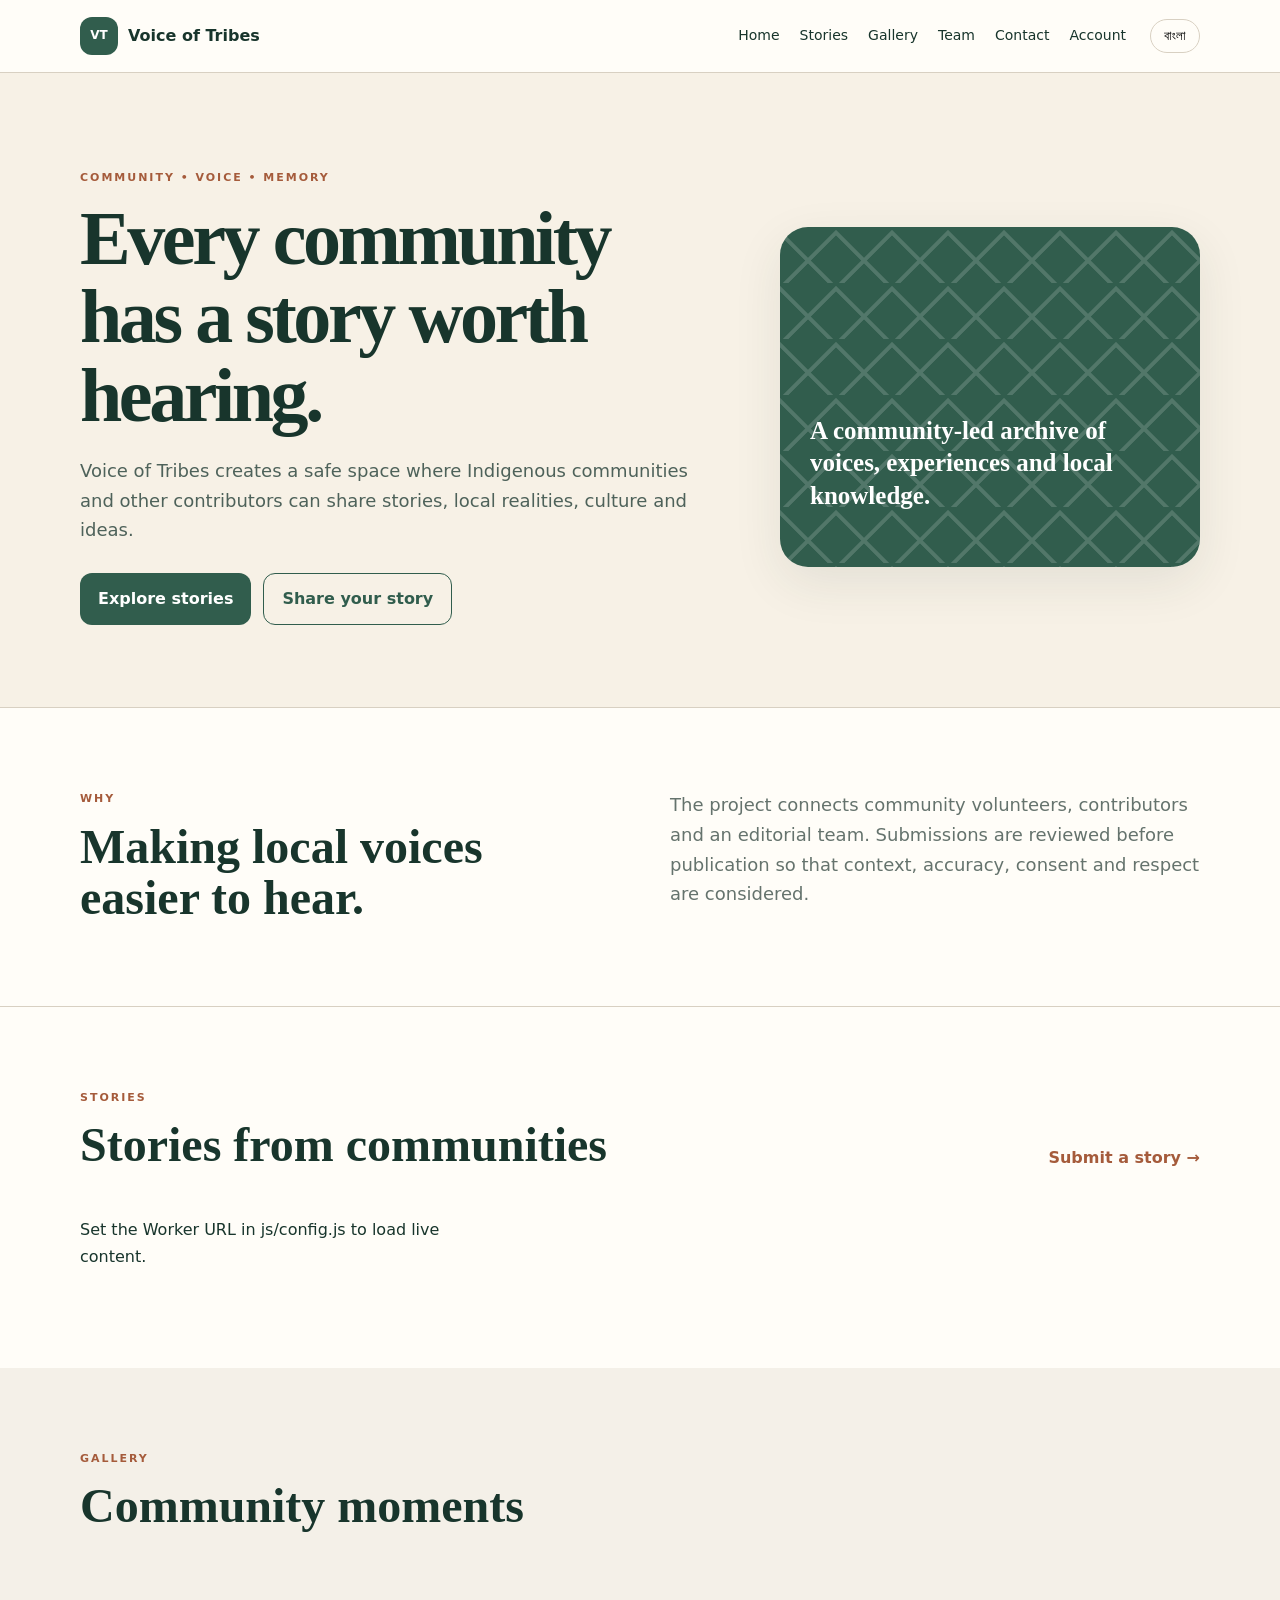
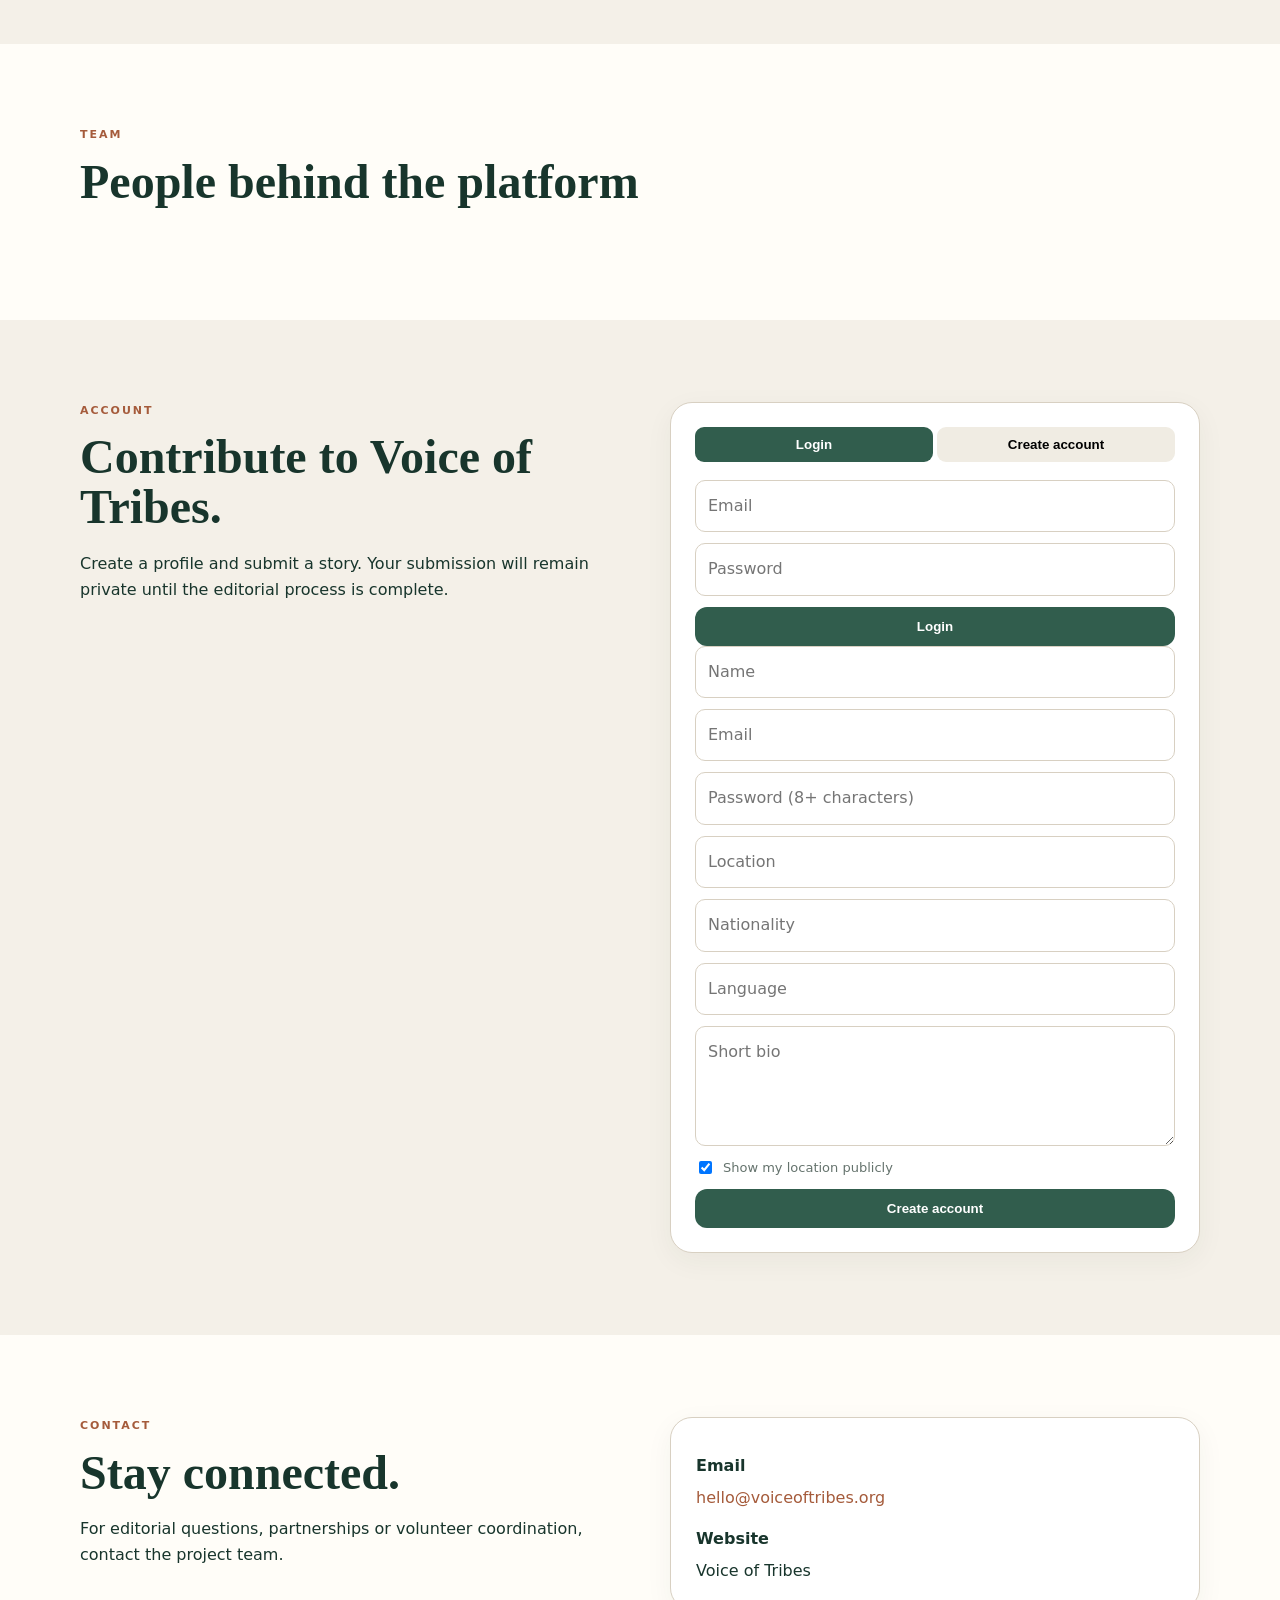
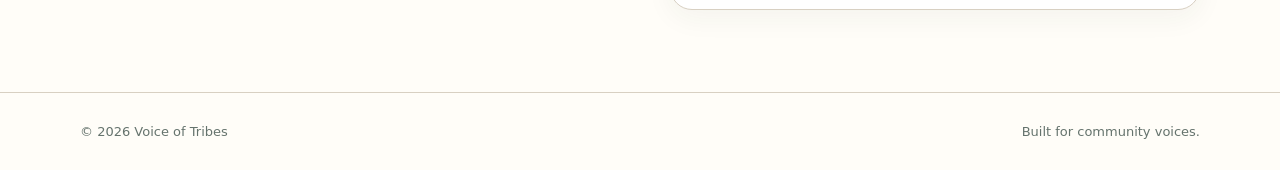
<file: public/index.html>
<!doctype html>
<html lang="en">
<head>
  <meta charset="utf-8">
  <meta name="viewport" content="width=device-width, initial-scale=1">
  <title>Voice of Tribes — Community Stories of Indigenous Bangladesh</title>
  <meta name="description" content="Voice of Tribes is a community-driven platform for Indigenous voices, stories, culture, local issues and youth-led reporting in Bangladesh.">
  <link rel="canonical" href="https://voiceoftribes.pages.dev/">
  <meta property="og:title" content="Voice of Tribes">
  <meta property="og:description" content="A community-driven platform for Indigenous voices and stories in Bangladesh.">
  <meta property="og:type" content="website">
  <meta property="og:url" content="https://voiceoftribes.pages.dev/">
  <link rel="stylesheet" href="css/style.css">
  <script type="application/ld+json">{"@context":"https://schema.org","@type":"Organization","name":"Voice of Tribes","description":"A community-driven platform for Indigenous voices and stories in Bangladesh.","url":"https://voiceoftribes.pages.dev/"}</script>
</head>
<body>
<header class="site-header"><div class="container nav-wrap">
  <a class="brand" href="#home"><span class="brand-mark">VT</span><span>Voice of Tribes</span></a>
  <button class="menu-btn" id="menuBtn" aria-label="Open menu">☰</button>
  <nav id="nav"><a href="#home" data-i18n="home">Home</a><a href="#stories" data-i18n="stories">Stories</a><a href="#gallery" data-i18n="gallery">Gallery</a><a href="#team" data-i18n="team">Team</a><a href="#contact" data-i18n="contact">Contact</a><a href="#account" data-i18n="account">Account</a></nav>
  <button class="lang" id="langBtn">বাংলা</button>
</div></header>
<main>
<section id="home" class="hero"><div class="container hero-grid"><div><p class="eyebrow" data-i18n="eyebrow">COMMUNITY • VOICE • MEMORY</p><h1 data-i18n="heroTitle">Every community has a story worth hearing.</h1><p class="lead" data-i18n="heroText">Voice of Tribes creates a safe space where Indigenous communities and other contributors can share stories, local realities, culture and ideas.</p><div class="actions"><a class="btn primary" href="#stories" data-i18n="explore">Explore stories</a><a class="btn secondary" href="#account" data-i18n="contribute">Share your story</a></div></div><div class="hero-card"><div class="pattern"></div><p data-i18n="heroCard">A community-led archive of voices, experiences and local knowledge.</p></div></div></section>
<section class="intro"><div class="container two-col"><div><p class="eyebrow">WHY</p><h2 data-i18n="whyTitle">Making local voices easier to hear.</h2></div><p data-i18n="whyText">The project connects community volunteers, contributors and an editorial team. Submissions are reviewed before publication so that context, accuracy, consent and respect are considered.</p></div></section>
<section id="stories" class="section"><div class="container"><div class="section-head"><div><p class="eyebrow">STORIES</p><h2 data-i18n="storiesTitle">Stories from communities</h2></div><a class="text-link" href="#account" data-i18n="submit">Submit a story →</a></div><div id="storyGrid" class="card-grid"><div class="loading">Loading stories…</div></div></div></section>
<section id="gallery" class="section muted"><div class="container"><div class="section-head"><div><p class="eyebrow">GALLERY</p><h2>Community moments</h2></div></div><div id="galleryGrid" class="gallery-grid"></div></div></section>
<section id="team" class="section"><div class="container"><div class="section-head"><div><p class="eyebrow">TEAM</p><h2>People behind the platform</h2></div></div><div id="teamGrid" class="team-grid"></div></div></section>
<section id="account" class="section muted"><div class="container account-grid"><div><p class="eyebrow">ACCOUNT</p><h2>Contribute to Voice of Tribes.</h2><p>Create a profile and submit a story. Your submission will remain private until the editorial process is complete.</p></div><div class="form-card" id="authCard"><div class="tabs"><button class="tab active" data-tab="login">Login</button><button class="tab" data-tab="register">Create account</button></div><form id="loginForm"><input name="email" type="email" placeholder="Email" required><input name="password" type="password" placeholder="Password" required><button class="btn primary full">Login</button></form><form id="registerForm" hidden><input name="name" placeholder="Name" required><input name="email" type="email" placeholder="Email" required><input name="password" type="password" minlength="8" placeholder="Password (8+ characters)" required><input name="location" placeholder="Location"><input name="nationality" placeholder="Nationality"><input name="language" placeholder="Language"><textarea name="bio" placeholder="Short bio"></textarea><label class="check"><input name="public_location" type="checkbox" checked> Show my location publicly</label><button class="btn primary full">Create account</button></form><div id="userArea" hidden></div></div></div></section>
<section id="contact" class="section"><div class="container contact"><div><p class="eyebrow">CONTACT</p><h2>Stay connected.</h2><p>For editorial questions, partnerships or volunteer coordination, contact the project team.</p></div><div class="contact-card"><strong>Email</strong><a href="mailto:hello@voiceoftribes.org">hello@voiceoftribes.org</a><strong>Website</strong><span>Voice of Tribes</span></div></div></section>
</main>
<footer><div class="container footer-wrap"><span>© <span id="year"></span> Voice of Tribes</span><span>Built for community voices.</span></div></footer>
<script src="js/config.js"></script><script src="js/app.js"></script>
</body></html>
</file>
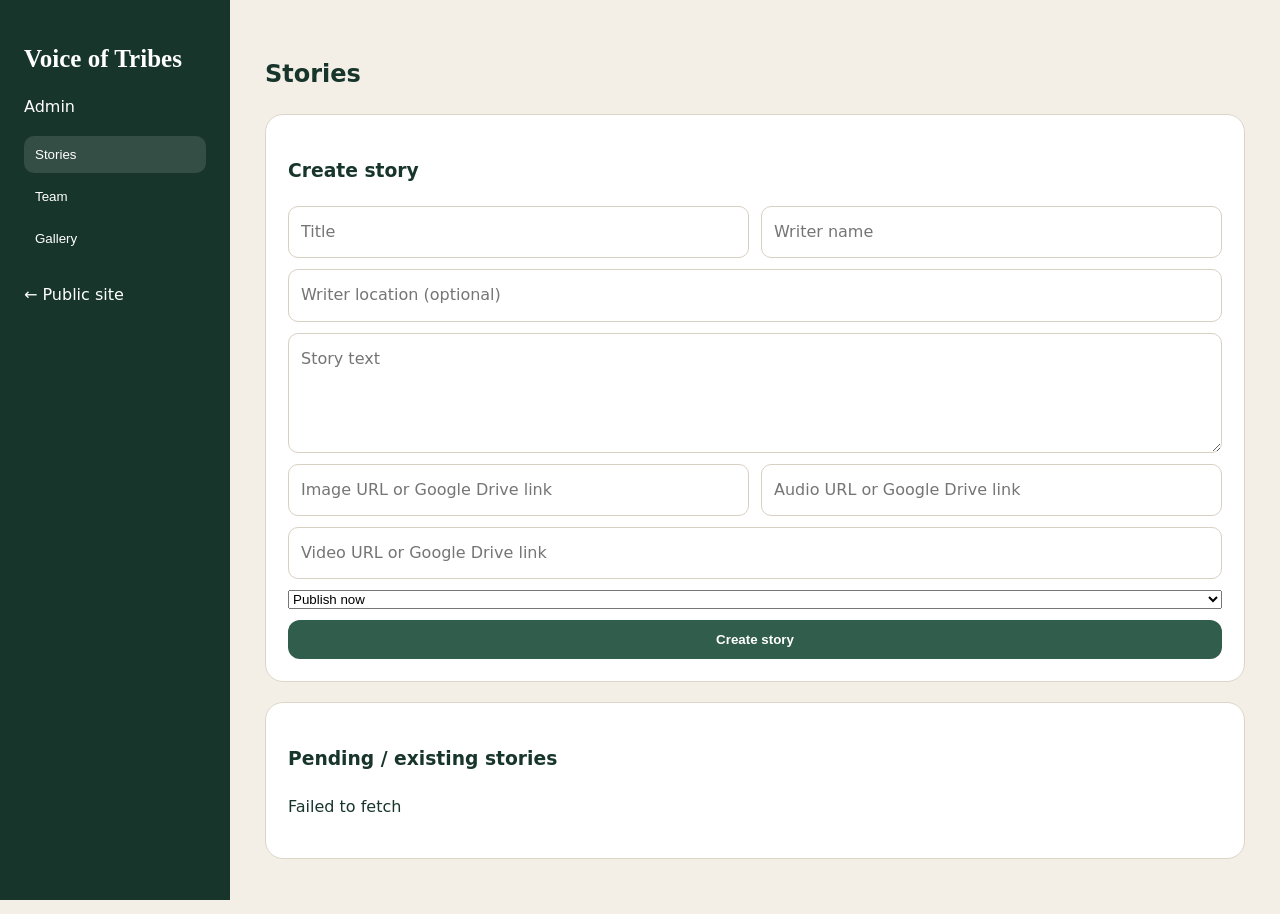
<file: public/admin/index.html>
<!doctype html><html lang="en"><head><meta charset="utf-8"><meta name="viewport" content="width=device-width,initial-scale=1"><title>Voice of Tribes — Admin</title><link rel="stylesheet" href="../css/style.css"><style>body{background:#f3efe7}.admin{display:grid;grid-template-columns:230px 1fr;min-height:100vh}.side{background:#18352c;color:white;padding:24px;position:sticky;top:0;height:100vh}.side h2{font:700 25px Georgia,serif}.side button{display:block;width:100%;text-align:left;padding:11px;margin:5px 0;border:0;border-radius:10px;background:transparent;color:white;cursor:pointer}.side button.active,.side button:hover{background:rgba(255,255,255,.12)}.main{padding:35px}.panel{background:white;border:1px solid #ddd5c8;border-radius:18px;padding:22px;margin-bottom:20px}.row{display:grid;grid-template-columns:1fr 1fr;gap:12px}.table{width:100%;border-collapse:collapse}.table th,.table td{padding:10px;border-bottom:1px solid #eee;text-align:left;font-size:13px}.status{padding:4px 8px;border-radius:99px;background:#edf3ef}.danger{color:#a33}.hidden{display:none}@media(max-width:800px){.admin{grid-template-columns:1fr}.side{position:relative;height:auto}.row{grid-template-columns:1fr}}</style></head><body><div class="admin"><aside class="side"><h2>Voice of Tribes</h2><p>Admin</p><button class="active" data-section="stories">Stories</button><button data-section="team">Team</button><button data-section="gallery">Gallery</button><a href="../" style="display:block;margin-top:25px">← Public site</a></aside><main class="main"><section id="stories" class="section-panel"><h1>Stories</h1><div class="panel"><h3>Create story</h3><form id="storyForm"><div class="row"><input name="title" placeholder="Title" required><input name="writer_name" placeholder="Writer name" required></div><input name="writer_location" placeholder="Writer location (optional)"><textarea name="body" placeholder="Story text" required></textarea><div class="row"><input name="image_url" placeholder="Image URL or Google Drive link"><input name="audio_url" placeholder="Audio URL or Google Drive link"></div><input name="video_url" placeholder="Video URL or Google Drive link"><select name="status"><option value="published">Publish now</option><option value="pending">Keep pending</option><option value="review">Review</option></select><button class="btn primary">Create story</button></form></div><div class="panel"><h3>Pending / existing stories</h3><div id="storyList">Login as admin to load.</div></div></section><section id="team" class="section-panel hidden"><h1>Team</h1><div class="panel"><form id="teamForm"><div class="row"><input name="name" placeholder="Name" required><input name="position" placeholder="Position" required></div><textarea name="bio" placeholder="Bio"></textarea><input name="photo_url" placeholder="Photo URL or Drive link"><button class="btn primary">Add member</button></form></div><div class="panel" id="teamList"></div></section><section id="gallery" class="section-panel hidden"><h1>Gallery</h1><div class="panel"><form id="galleryForm"><input name="title" placeholder="Title"><input name="image_url" placeholder="Image URL or Google Drive link" required><input name="caption" placeholder="Caption"><button class="btn primary">Add image</button></form></div><div class="panel" id="galleryList"></div></section></main></div><script src="../js/config.js"></script><script>
const API=(window.VT_CONFIG?.API_BASE_URL||'').replace(/\/$/,'');const api=async(p,o={})=>{const r=await fetch(API+p,{credentials:'include',headers:{'Content-Type':'application/json'},...o});let d={};try{d=await r.json()}catch{}if(!r.ok)throw Error(d.error||'Request failed');return d};const esc=s=>String(s??'').replace(/[&<>'"]/g,c=>({'&':'&amp;','<':'&lt;','>':'&gt;',"'":'&#39;','"':'&quot;'}[c]));document.querySelectorAll('.side button').forEach(b=>b.onclick=()=>{document.querySelectorAll('.side button').forEach(x=>x.classList.remove('active'));b.classList.add('active');document.querySelectorAll('.section-panel').forEach(s=>s.classList.add('hidden'));document.getElementById(b.dataset.section).classList.remove('hidden');if(b.dataset.section==='stories')stories();if(b.dataset.section==='team')team();if(b.dataset.section==='gallery')gallery()});document.getElementById('storyForm').onsubmit=async e=>{e.preventDefault();try{await api('/api/admin/stories',{method:'POST',body:JSON.stringify(Object.fromEntries(new FormData(e.target)))});e.target.reset();stories()}catch(x){alert(x.message)}};document.getElementById('teamForm').onsubmit=async e=>{e.preventDefault();try{await api('/api/admin/team',{method:'POST',body:JSON.stringify(Object.fromEntries(new FormData(e.target)))});e.target.reset();team()}catch(x){alert(x.message)}};document.getElementById('galleryForm').onsubmit=async e=>{e.preventDefault();try{await api('/api/admin/gallery',{method:'POST',body:JSON.stringify(Object.fromEntries(new FormData(e.target)))});e.target.reset();gallery()}catch(x){alert(x.message)}};async function stories(){try{const d=await api('/api/admin/stories');document.getElementById('storyList').innerHTML='<table class="table"><tr><th>Title</th><th>Writer</th><th>Status</th><th>Action</th></tr>'+d.results.map(s=>`<tr><td>${esc(s.title)}</td><td>${esc(s.writer_name)}</td><td><span class="status">${esc(s.status)}</span></td><td><select onchange="status('${s.id}',this.value)"><option ${s.status==='pending'?'selected':''}>pending</option><option ${s.status==='review'?'selected':''}>review</option><option ${s.status==='approved'?'selected':''}>approved</option><option ${s.status==='published'?'selected':''}>published</option><option ${s.status==='rejected'?'selected':''}>rejected</option></select></td></tr>`).join('')+'</table>'}catch(x){document.getElementById('storyList').innerHTML='<p>'+esc(x.message)+'</p>'}}async function status(id,status){try{await api('/api/admin/stories/'+id,{method:'PUT',body:JSON.stringify({status})});stories()}catch(x){alert(x.message)}}async function team(){try{const d=await api('/api/admin/team');document.getElementById('teamList').innerHTML=d.results.map(m=>`<p><b>${esc(m.name)}</b> — ${esc(m.position)} <button onclick="delTeam('${m.id}')">Delete</button></p>`).join('')}catch(x){document.getElementById('teamList').innerHTML='<p>'+esc(x.message)+'</p>'}}async function delTeam(id){await api('/api/admin/team/'+id,{method:'DELETE'});team()}async function gallery(){try{const d=await api('/api/admin/gallery');document.getElementById('galleryList').innerHTML=d.results.map(g=>`<p><b>${esc(g.title||'Image')}</b> <button onclick="delGallery('${g.id}')">Delete</button></p>`).join('')}catch(x){document.getElementById('galleryList').innerHTML='<p>'+esc(x.message)+'</p>'}}async function delGallery(id){await api('/api/admin/gallery/'+id,{method:'DELETE'});gallery()}stories();
</script></body></html>
</file>
<file: public/css/style.css>
:root{--ink:#18352c;--green:#315d4d;--earth:#a55b3b;--cream:#f7f1e6;--paper:#fffdf8;--line:#d8d0c2;--muted:#65736d;--shadow:0 16px 50px rgba(31,51,43,.09);--radius:22px}*{box-sizing:border-box}html{scroll-behavior:smooth}body{margin:0;background:var(--paper);color:var(--ink);font-family:Inter,system-ui,sans-serif;line-height:1.65}a{color:inherit;text-decoration:none}.container{width:min(1120px,92%);margin:auto}.site-header{position:sticky;top:0;z-index:20;background:rgba(255,253,248,.94);backdrop-filter:blur(12px);border-bottom:1px solid var(--line)}.nav-wrap{min-height:72px;display:flex;align-items:center;gap:24px}.brand{font-weight:800;display:flex;align-items:center;gap:10px;margin-right:auto}.brand-mark{display:grid;place-items:center;width:38px;height:38px;background:var(--green);color:white;border-radius:12px;font-size:12px}.site-header nav{display:flex;gap:20px;font-size:14px}.site-header nav a:hover,.text-link:hover{color:var(--earth)}.lang,.menu-btn{border:1px solid var(--line);background:transparent;border-radius:999px;padding:8px 13px;cursor:pointer}.menu-btn{display:none}.hero{background:var(--cream);padding:96px 0 82px;border-bottom:1px solid var(--line)}.hero-grid{display:grid;grid-template-columns:1.2fr .8fr;gap:70px;align-items:center}.eyebrow{font-size:11px;letter-spacing:.18em;font-weight:800;color:var(--earth);margin:0 0 12px}.hero h1{font-family:Georgia,serif;font-size:clamp(44px,7vw,76px);line-height:1.03;letter-spacing:-.045em;margin:0 0 22px}.lead{font-size:18px;color:#4e625a;max-width:650px}.actions{display:flex;gap:12px;margin-top:28px;flex-wrap:wrap}.btn{display:inline-flex;align-items:center;justify-content:center;border:0;border-radius:12px;padding:12px 18px;font-weight:750;cursor:pointer}.primary{background:var(--green);color:white}.secondary{background:transparent;border:1px solid var(--green);color:var(--green)}.full{width:100%}.hero-card{background:var(--green);color:white;min-height:340px;border-radius:28px;padding:30px;display:flex;align-items:end;box-shadow:var(--shadow);position:relative;overflow:hidden}.hero-card p{position:relative;z-index:1;font:600 25px/1.3 Georgia,serif;max-width:320px}.pattern{position:absolute;inset:0;opacity:.16;background-image:linear-gradient(45deg,transparent 42%,#fff 43%,#fff 47%,transparent 48%),linear-gradient(-45deg,transparent 42%,#fff 43%,#fff 47%,transparent 48%);background-size:56px 56px}.intro,.section{padding:82px 0}.intro{border-bottom:1px solid var(--line)}.two-col,.account-grid,.contact{display:grid;grid-template-columns:1fr 1fr;gap:60px}.two-col h2,.section h2{font:700 clamp(32px,4vw,48px)/1.08 Georgia,serif;margin:0}.two-col>p{font-size:18px;color:var(--muted);margin:0}.muted{background:#f4f0e8}.section-head{display:flex;align-items:end;justify-content:space-between;gap:30px;margin-bottom:30px}.text-link{font-weight:750;color:var(--earth)}.card-grid{display:grid;grid-template-columns:repeat(3,1fr);gap:18px}.story-card,.form-card,.contact-card,.team-card{background:white;border:1px solid var(--line);border-radius:var(--radius);box-shadow:0 8px 28px rgba(30,50,43,.05)}.story-card{padding:24px}.story-card h3{font:700 25px/1.15 Georgia,serif;margin:10px 0}.meta{font-size:12px;color:var(--muted)}.story-card p{color:#52635d}.tag{display:inline-block;font-size:11px;padding:5px 8px;border-radius:99px;background:#edf3ef;color:var(--green);font-weight:800}.gallery-grid{display:grid;grid-template-columns:repeat(4,1fr);gap:14px}.gallery-grid img{width:100%;aspect-ratio:1;object-fit:cover;border-radius:18px;background:#ddd}.team-grid{display:grid;grid-template-columns:repeat(4,1fr);gap:18px}.team-card{overflow:hidden}.team-card img{width:100%;aspect-ratio:1.1;object-fit:cover;background:#e9e4da}.team-card div{padding:18px}.team-card h3{margin:0 0 4px}.team-card p{margin:0;color:var(--muted);font-size:14px}.account-grid>div:first-child h2,.contact h2{font:700 48px/1.05 Georgia,serif;margin:0 0 18px}.form-card{padding:24px}.tabs{display:flex;gap:4px;margin-bottom:18px}.tab{flex:1;border:0;background:#f0ece3;padding:10px;border-radius:9px;cursor:pointer;font-weight:700}.tab.active{background:var(--green);color:white}form{display:grid;gap:11px}input,textarea{width:100%;border:1px solid var(--line);border-radius:10px;padding:12px;background:#fff;font:inherit}textarea{min-height:120px;resize:vertical}.check{font-size:13px;color:var(--muted);display:flex;gap:8px;align-items:center}.check input{width:auto}.contact-card{padding:25px;display:grid;gap:5px}.contact-card strong{margin-top:10px}.contact-card a{color:var(--earth)}footer{padding:28px 0;border-top:1px solid var(--line);font-size:13px;color:var(--muted)}.footer-wrap{display:flex;justify-content:space-between;gap:20px}.loading{color:var(--muted)}@media(max-width:850px){.site-header nav{display:none;position:absolute;left:4%;right:4%;top:68px;background:var(--paper);padding:18px;border:1px solid var(--line);border-radius:16px;box-shadow:var(--shadow);flex-direction:column}.site-header nav.open{display:flex}.menu-btn{display:block}.hero-grid,.two-col,.account-grid,.contact{grid-template-columns:1fr;gap:35px}.hero{padding-top:62px}.card-grid{grid-template-columns:1fr 1fr}.team-grid{grid-template-columns:1fr 1fr}.gallery-grid{grid-template-columns:1fr 1fr}}@media(max-width:560px){.card-grid,.team-grid,.gallery-grid{grid-template-columns:1fr}.hero h1{font-size:47px}.section,.intro{padding:60px 0}.footer-wrap{flex-direction:column}}
</file>
